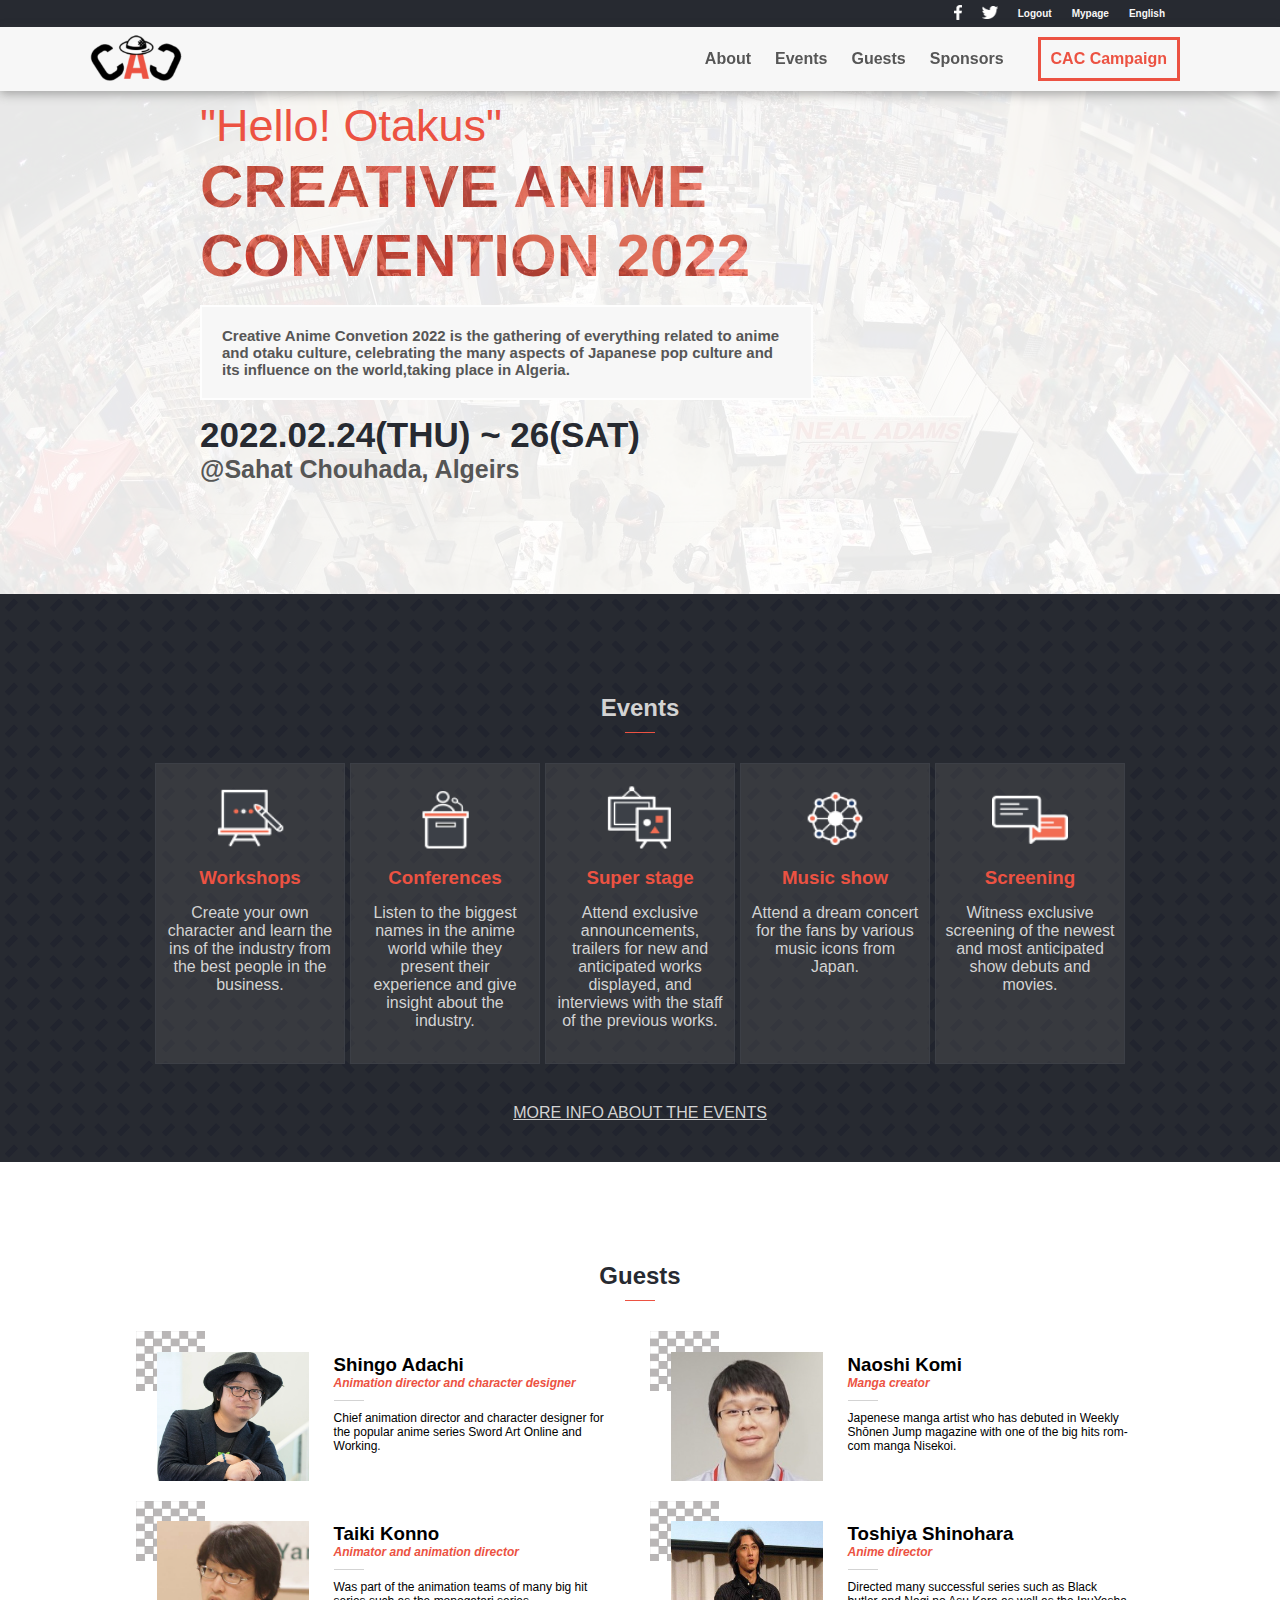
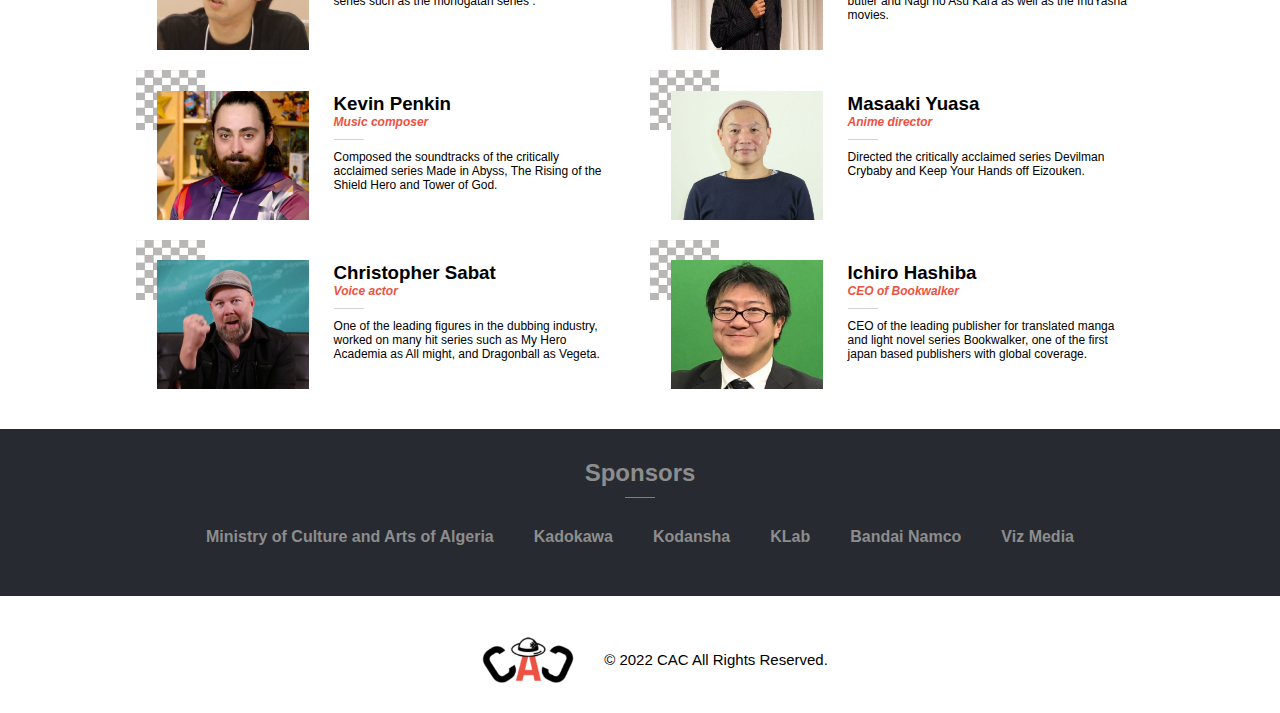
<file: index.html>
<!DOCTYPE html>
<html lang="en">
<head>
    <meta charset="UTF-8">
    <title>Anime convention</title>
    <meta name="viewport" content="width=device-width, initial-scale=1.0" />
    <meta property="og:image" content="https://github.com/mirouhml/anime-convention-project/raw/main/src/screenshot.png">
    <link rel="stylesheet" href="stylesheets/style.css">
    <link rel="shortcut icon" href="favicon.ico">
    <link href="//fonts.cdnfonts.com/css/cocogoose" rel="stylesheet">
    <link href="//fonts.cdnfonts.com/css/lato" rel="stylesheet">
</head>
<body class="app-wrap">
    <header>
        <nav class="above-header">
            <a>
                <img src="src/facebook.png" alt="Facebook icon">
            </a>
            <a>
                <img src="src/twitter.png" alt="Twitter icon">
            </a>
            <a>
                <h4>Logout</h4>
            </a>
            <a>
                <h4>Mypage</h4>
            </a>
            <a>
                <h4>English</h4>
            </a>  
        </nav>
        <nav class="header-tab">
            <a href="index.html" class="logo">
                <img src="src/logo.png" alt="Website logo">
            </a>
            <div class="menu-button" >
                <a id="onclick-open">
                    <img src="src/menu-icon.svg" alt="Menu icon"/>
                </a>
            </div>
            <ul class="desktop-menu">
                <li>
                    <a href="about.html">
                        <h4>
                            About
                        </h4>
                    </a>
                </li>
                <li>
                    <a href="#events-id">
                        <h4>
                            Events
                        </h4>
                    </a>
                </li>
                <li>
                    <a href="#guests-id">
                        <h4>
                            Guests
                        </h4>
                    </a>
                </li>
                <li>
                    <a href="#sponsors-id">
                        <h4>
                            Sponsors
                        </h4>
                    </a>
                </li>
                <li>
                    <a>
                        <h4 class="menu-last-item">
                            CAC Campaign
                        </h4>
                    </a>
                </li>
            </ul>
            <ul class="mobile-menu">
                <li>
                    <a id="onclick-close">
                        <img id="close-button" src="src/close-icon.png" alt="Close button">
                    </a>
                </li>
                <li>
                    <a href="about.html" id="onclick-about">
                        <h4>
                            About
                        </h4>
                    </a>
                    <hr>
                </li>
                <li>
                    <a href="#events-id" id="onclick-events">
                        <h4>
                            Events
                        </h4>
                    </a>
                    <hr>
                </li>
                <li>
                    <a href="#guests-id" id="onclick-guests">
                        <h4>
                            Guests
                        </h4>
                    </a>
                    <hr>
                </li>
                <li>
                    <a href="#sponsors-id" id="onclick-sponsors">
                        <h4 class="menu-last-item">
                            Sponsors
                        </h4>
                    </a>
                    <hr>
                </li>  
                <li>
                    <a id="onclick-compaign">
                        <h4>
                            CAC Campaign
                        </h4>
                    </a>
                    <hr>
                </li>
            </ul>
        </nav>
    </header>
    <section class="header-section" id="header-id">
        <div class="header">
            <h2 id="hello">"Hello! Otakus"</h2>
            <h1>CREATIVE ANIME CONVENTION 2022</h1>
            <p>Creative Anime Convetion 2022 is the gathering of everything related to anime and otaku culture, celebrating the many aspects of Japanese pop culture and its influence on the world,taking place in Algeria.</p>
            <h2 id="date">2022.02.24(THU) ~ 26(SAT)</h2>
            <h2 id="location">@Sahat Chouhada, Algeirs</h2>
        </div>
    </section>
    <section class="events" id="events-id">
        <h2>Events</h2>
        <hr>
        <ul>
            <li>
                <img src="src/workshop.png" alt="Workshop icon">
                <h3>Workshops</h3>
                <p>Create your own character and learn the ins of the industry from the best people in the business.</p>
            </li>
            <li>
                <img src="src/lecture.png" alt="Conferences icon">
                <h3>Conferences</h3>
                <p>Listen to the biggest names in the anime world while they present their experience and give insight about the industry.</p>
            </li>
            <li>
                <img src="src/stage.png" alt="Super stage icon">
                <h3>Super stage</h3>
                <p>Attend exclusive announcements, trailers for new and anticipated works displayed, and interviews with the staff of the previous works.</p>
            </li>
            <li>
                <img src="src/ignite.png" alt="Music show icon">
                <h3>Music show</h3>
                <p>Attend a dream concert for the fans by various music icons from Japan.</p>
            </li>
            <li>
                <img src="src/forum.png" alt="Screening icon">
                <h3>Screening</h3>
                <p>Witness exclusive screening of the newest and most anticipated show debuts and movies.</p>
            </li>
        </ul>
        <button type="button">Join CAC 2022</button>
        <a href="">More info about the events</a>
    </section>
    <section class="guests" id="guests-id">
        <h2>Guests</h2>
        <hr>
        <ul id="guest-container"></ul>
        <button type="button" id="more-button">
            MORE
            <img src="src/down-arrow.png" alt="Arrow">
        </button>
    </section>
    <section class="sponsors" id="sponsors-id">
        <h2>Sponsors</h2>
        <hr>
        <ul>
            <li>Ministry of Culture and Arts of Algeria</li>
            <li>Kadokawa</li>
            <li>Kodansha</li>
            <li>KLab</li>
            <li>Bandai Namco</li>
            <li>Viz Media</li>
        </ul>
    </section>
    <footer class="copyright">
        <img src="src/logo.png" alt="Website logo">
        <p>© 2022 CAC All Rights Reserved.</p>
    </footer>
    <script src="scripts/script.js"></script>
</body>
</html>
</file>
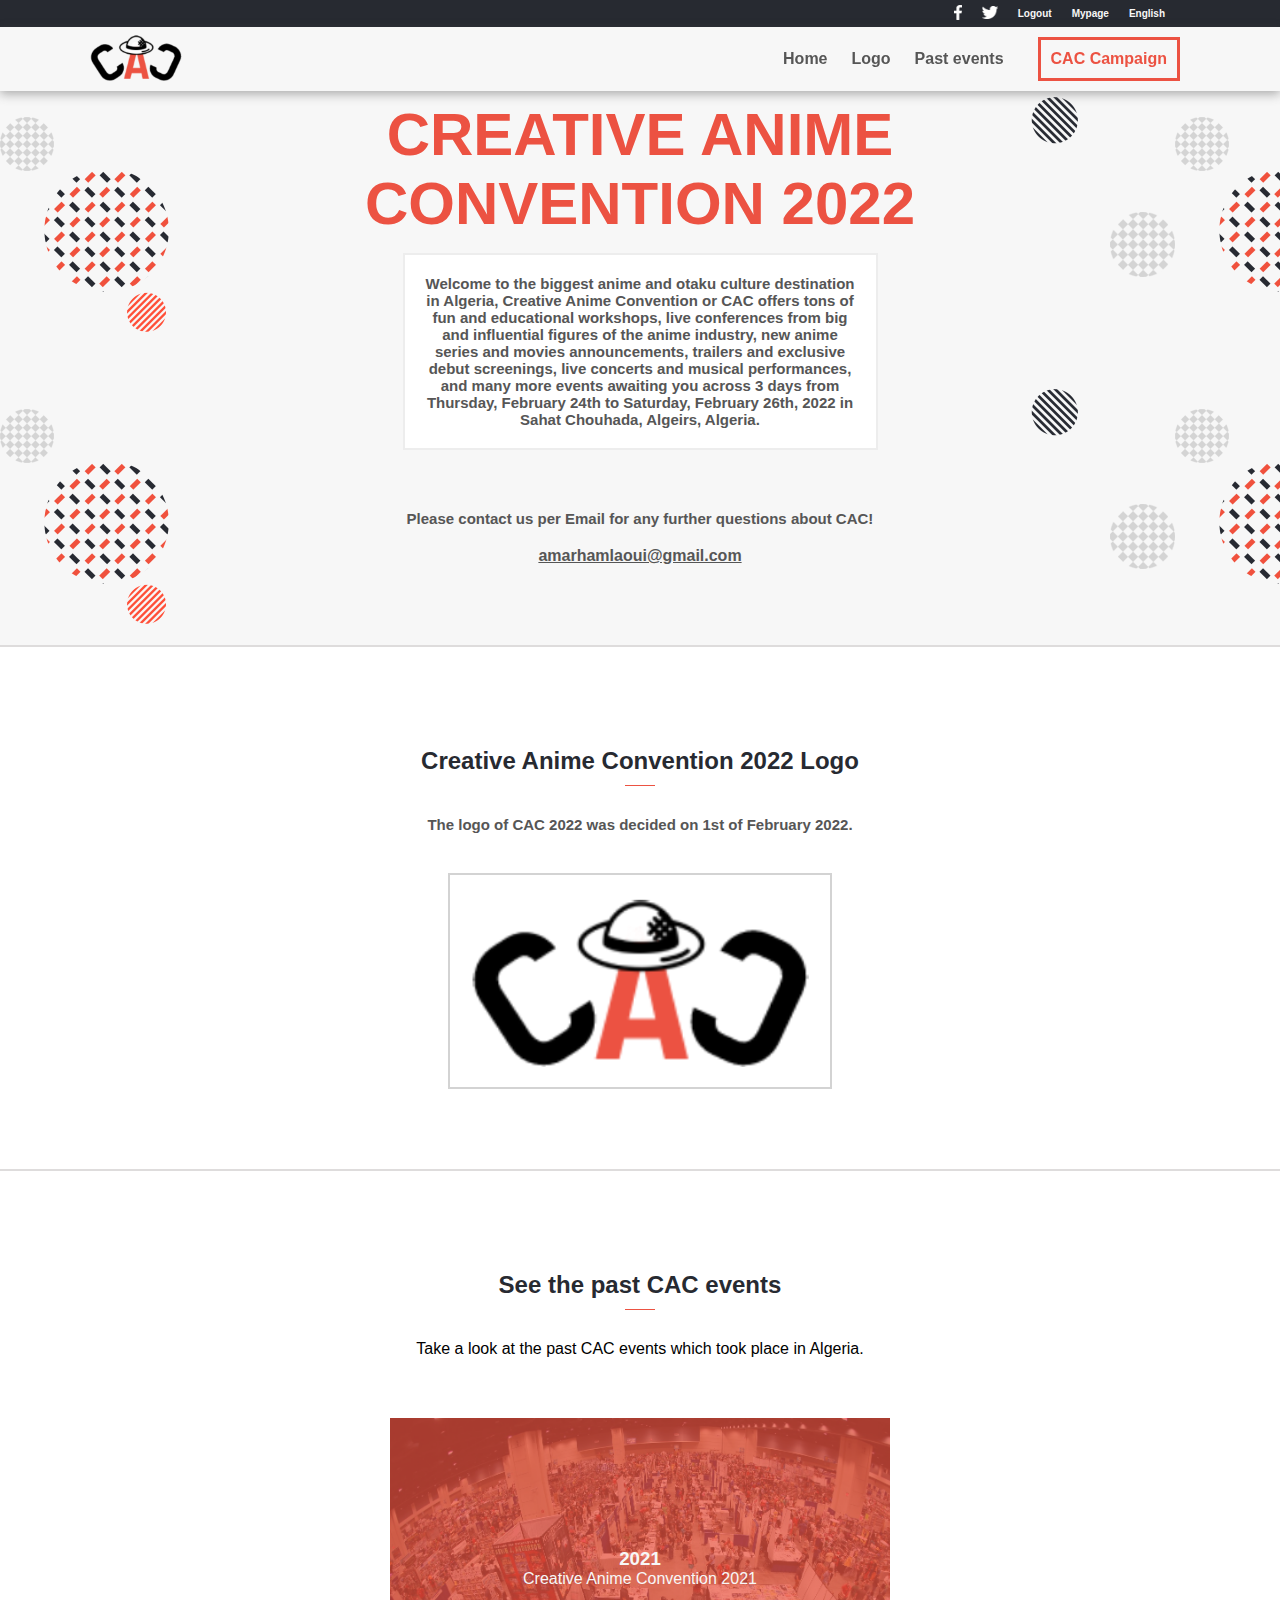
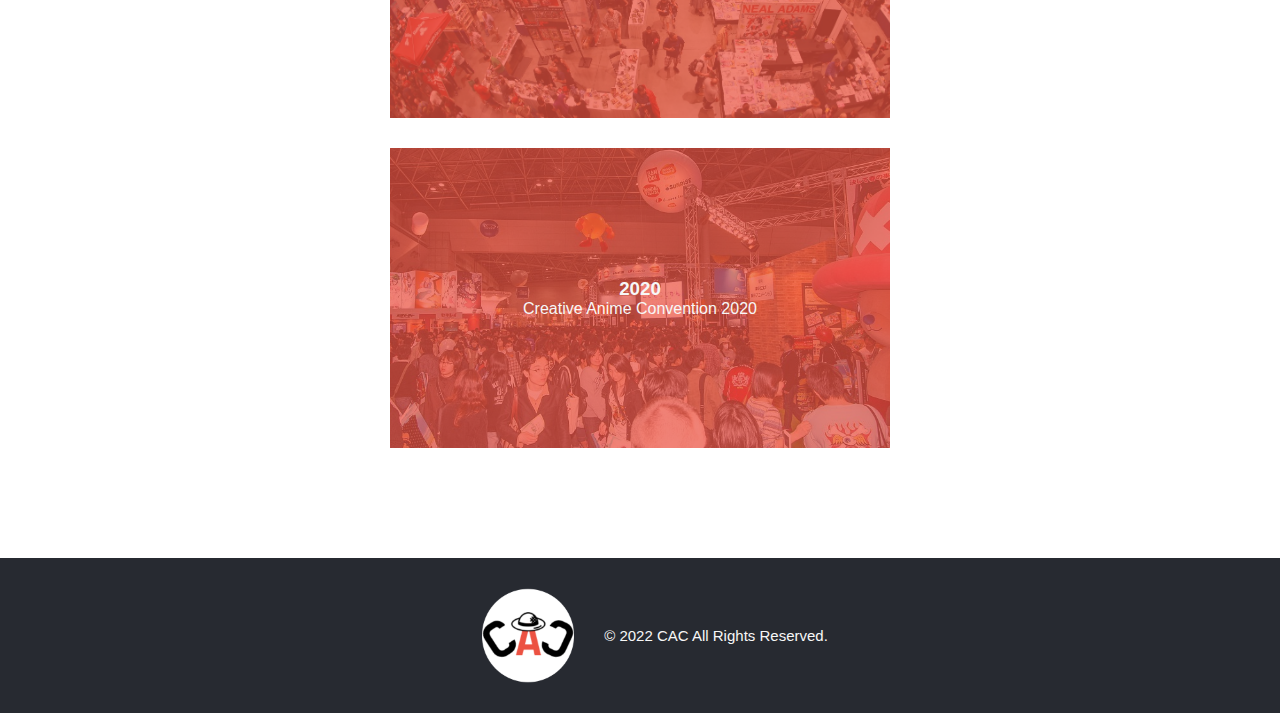
<file: about.html>
<!DOCTYPE html>
<html lang="en">
<head>
    <meta charset="UTF-8">
    <title>Creative Anime Convention</title>
    <meta name="viewport" content="width=device-width, initial-scale=1.0" />
    <link rel="stylesheet" href="stylesheets/about.css">
    <link rel="shortcut icon" href="favicon.ico">
    <link href="//fonts.cdnfonts.com/css/cocogoose" rel="stylesheet">
    <link href="//fonts.cdnfonts.com/css/lato" rel="stylesheet">
</head>
<body>
    <header>
        <nav class="above-header">
            <a>
                <img src="src/facebook.png" alt="Facebook icon">
            </a>
            <a>
                <img src="src/twitter.png" alt="Twitter icon">
            </a>
            <a>
                <h4>Logout</h4>
            </a>
            <a>
                <h4>Mypage</h4>
            </a>
            <a>
                <h4>English</h4>
            </a>  
        </nav>
        <nav class="header-tab">
            <a href="index.html" class="logo">
                <img src="src/logo.png" alt="Website logo">
            </a>
            <div class="menu-button" >
                <a id="onclick-open">
                    <img src="src/menu-icon.svg" alt="Menu icon"/>
                </a>
            </div>
            <ul class="desktop-menu">
                <li>
                    <a href="index.html">
                        <h4>
                            Home
                        </h4>
                    </a>
                </li>
                <li>
                    <a href="#logo-id">
                        <h4>
                            Logo
                        </h4>
                    </a>
                </li>
                <li>
                    <a href="#past-events-id">
                        <h4>
                            Past events
                        </h4>
                    </a>
                </li>
                <li>
                    <a>
                        <h4 class="menu-last-item">
                            CAC Campaign
                        </h4>
                    </a>
                </li>
            </ul>
            <ul class="mobile-menu">
                <li>
                    <a id="onclick-close">
                        <img id="close-button" src="src/close-icon.png" alt="Close button">
                    </a>
                </li>
                <li>
                    <a href="index.html">
                        <h4>
                            Home
                        </h4>
                    </a>
                    <hr>
                </li>
                <li>
                    <a href="#logo-id" id="onclick-logo">
                        <h4>
                            Logo
                        </h4>
                    </a>
                    <hr>
                </li>
                <li>
                    <a href="#past-events-id" id="onclick-past-events">
                        <h4>
                            Past events
                        </h4>
                    </a>
                    <hr>
                </li>
                <li>
                    <a href="#sponsors-id" id="onclick-sponsors">
                        <h4>
                            Sponsors
                        </h4>
                    </a>
                    <hr>
                </li>  
                <li>
                    <a id="onclick-compaign">
                        <h4>
                            CAC Campaign
                        </h4>
                    </a>
                    <hr>
                </li>
            </ul>
        </nav>
    </header>
    <section class="header" id="header-id">
        <h2 id="hello">"Hello! Otakus"</h2>
        <h1>CREATIVE ANIME CONVENTION 2022</h1>
        <p>Welcome to the biggest anime and otaku culture destination in Algeria, Creative Anime Convention or CAC offers tons of fun and educational workshops, live conferences from big and influential figures of the anime industry, new anime series and movies announcements, trailers and exclusive debut screenings, live concerts and musical performances, and many more events awaiting you across 3 days from Thursday, February 24th to Saturday, February 26th, 2022 in Sahat Chouhada, Algeirs, Algeria.</p>
        <p>Please contact us per Email for any further questions about CAC!</p>
        <a href="mailto:amarhamlaoui@gmail.com">amarhamlaoui@gmail.com</a>
    </section>
    <hr class="section-hr">
    <section class="website-logo" id="logo-id">
        <h2>Creative Anime Convention 2022 Logo</h2>
        <hr>
        <p>The logo of CAC 2022 was decided on 1st of February 2022.</p>
        <img src="src/logo.png" alt="Website logo">
    </section>
    <hr class="section-hr">
    <section class="past-events" id="past-events-id">
        <h2>See the past CAC events</h2>
        <hr>
        <p>Take a look at the past CAC events which took place in Algeria.</p>
        <div>
            <a> 
                <h3>2021</h3>
                <p>Creative Anime Convention 2021</p>
            </a>
            <a> 
                <h3>2020</h3>
                <p>Creative Anime Convention 2020</p>
            </a>
        </div>
    </section>
    <section class="sponsors" id="sponsors-id">
        <h2>Sponsors</h2>
        <hr>
        <ul>
            <li>Ministry of Culture and Arts of Algeria</li>
            <li>Kadokawa</li>
            <li>Kodansha</li>
            <li>KLab</li>
            <li>Bandai Namco</li>
            <li>Viz Media</li>
        </ul>
    </section>
    <footer class="copyright">
        <img src="src/icon.png" alt="Website logo">
        <p>© 2022 CAC All Rights Reserved.</p>
    </footer>
    <script src="scripts/script-about.js"></script>
</body>
</html>
</file>
<file: stylesheets/style.css>
/* stylelint-disable no-descending-specificity */
* {
  margin: 0;
  padding: 0;
}

*,
*::before,
*::after {
  box-sizing: border-box;
}

html {
  width: fit-content;
}

body {
  width: fit-content;
  -webkit-user-select: none;
  -webkit-touch-callout: none;
  -moz-user-select: none;
  -ms-user-select: none;
  user-select: none;
}

button {
  cursor: pointer;
}

a {
  cursor: pointer;
}

/* Mobile version of the header. */
.above-header {
  display: none;
}

.header-tab {
  display: flex;
  justify-content: start;
  box-shadow: 0 3px 10px 0 #4b4b4b73;
  position: fixed;
  background-color: #f7f7f7;
  width: 100%;
}

.mobile-menu {
  display: none;
  flex-direction: column;
  position: fixed;
  background-image: url("../src/mobile-bg.png");
  list-style-type: none;
  width: 100%;
  height: 100%;
  z-index: 1;
}

.mobile-menu a {
  color: #272a31;
  font-size: 32px;
  font-family: "inter", sans-serif;
  font-style: normal;
  font-weight: 700;
  text-decoration: none;
}

.mobile-menu h4 {
  margin: 0 108px 15px 40px;
}

.mobile-menu hr {
  margin: 0 24px 24px 24px;
  border: none;
  border-top: 2px solid #ec5242;
}

#close-button {
  width: 10%;
  margin: 18px 38px 34px auto;
  float: right;
}

.logo,
.desktop-menu {
  display: none;
}

.menu-button img {
  width: 40px;
  margin: 15px 0 10px 25px;
}

.header {
  display: flex;
  flex-direction: column;
  padding: 100px 15px 80px 15px;
}

.header #hello {
  font-family: "Lato", sans-serif;
  color: #ec5242;
  font-weight: 400;
  font-size: 25px;
  margin: 0;
}

.header h1 {
  background-image: url("../src/background.png");
  font-family: "COCOGOOSE", sans-serif;
  font-size: 30px;
  margin: 0 0 15px 0;
  background-size: cover;
  background-position: center;
  -webkit-text-fill-color: transparent;
  background-clip: inherit;
  -webkit-background-clip: text;
}

.header p {
  font-family: "Lato", sans-serif;
  color: #565656;
  font-size: 15px;
  border: 2px solid #fefefe;
  background-color: #f7f7f7;
  padding: 20px;
  font-weight: 600;
}

.header #date {
  font-family: "COCOGOOSE", sans-serif;
  color: #272a31;
  font-size: 25px;
  margin: 15px 0 0 0;
}

.header #location {
  font-family: "Lato", sans-serif;
  color: #565656;
  font-size: 15px;
  margin: 0 0 30px 0;
}

/* Desktop version of the header. */
@media only screen and (min-width: 768px) {
  .menu-button {
    display: none;
  }

  .above-header {
    display: flex;
    justify-content: end;
    align-items: center;
    gap: 20px;
    background-color: #272a31;
    color: #f7f7f7;
    font-family: "Lato", sans-serif;
    padding: 5px 115px 5px 0;
    font-size: 10px;
    font-weight: 400;
  }

  .above-header a:first-of-type > img {
    max-width: 8px;
  }

  .above-header a > img {
    max-width: 16px;
  }

  header {
    position: fixed;
    width: 100%;
  }

  .header-tab {
    display: flex;
    padding: 0 90px 0 90px;
    box-shadow: 0 3px 10px 0 #4b4b4b73;
    background-color: #f7f7f7;
    width: 100%;
  }

  .header-tab a {
    text-decoration: none;
    color: #565656;
    font-family: "Lato", sans-serif;
  }

  .logo {
    display: block;
    flex-grow: 1;
    align-self: center;
  }

  .logo img {
    max-width: 92px;
  }

  .desktop-menu {
    display: flex;
    list-style-type: none;
    align-items: center;
    gap: 24px;
  }

  .menu-last-item {
    border: 3px solid #ec5242;
    padding: 10px;
    margin: 10px;
    color: #ec5242;
  }

  .desktop-menu h4:hover {
    color: #ec5242;
  }

  .header-section {
    width: 100%;
    background-image: url("../src/background2.png");
    background-size: cover;
  }

  .header {
    padding: 100px 0 80px 200px;
    width: 84%;
  }

  .header #hello {
    font-size: 45px;
    margin: 0;
  }

  .header h1 {
    font-size: 60px;
    margin: 0 0 15px 0;
  }

  .header p {
    font-size: 15px;
    padding: 20px;
    width: 70%;
  }

  .header #date {
    font-size: 35px;
    margin: 15px 0 0 0;
  }

  .header #location {
    font-size: 25px;
    margin: 0 0 30px 0;
  }
}

/* Mobile version of the events section */
.events {
  display: flex;
  flex-direction: column;
  background-color: #272a31;
  font-family: "Lato", sans-serif;
  align-items: center;
  background-image: url("../src/main-bg.png");
  background-repeat: repeat;
  padding-top: 70px;
}

.events h2 {
  margin: 30px 0 0 0;
  color: #d3d3d3;
}

.events hr {
  border: none;
  border-top: 1px solid #ec5242;
  width: 30px;
  margin: 10px 0 30px 0;
}

.events h3 {
  color: #ec5242;
  word-break: break-word;
}

.events p {
  color: #d3d3d3;
  word-break: break-word;
}

.events ul {
  list-style-type: none;
  width: 100%;
  display: flex;
  flex-direction: column;
  align-items: center;
  gap: 20px;
}

.events li {
  background-color: #5f5f5f50;
  width: 94%;
  display: grid;
  grid-template-columns: 10% 30% 50%;
  gap: 15px;
  padding: 20px 10px 20px 10px;
  border: 1px solid #3c3f46;
  align-items: center;
}

.events li:hover {
  border-color: #d3d3d3;
}

.events img {
  width: 120%;
}

.events button {
  padding: 20px;
  margin: 30px 0 30px 0;
  background-color: #ec5242;
  color: #f7f7f7;
  border: 2px solid #ec5242;
  transition: 300ms ease-in-out;
}

.events button:active {
  background-color: #cc3b2b;
  color: #f7f7f7;
  border-color: #cc3b2b;
}

.events a {
  display: none;
}

/* Desktop version of the events section */
@media only screen and (min-width: 768px) {
  .events {
    width: fit-content;
  }

  .events h3 {
    text-align: center;
  }

  .events p {
    text-align: center;
    width: 90%;
  }

  .events ul {
    flex-direction: row;
    justify-content: center;
    padding: 0 10px 0 10px;
    gap: 5px;
    flex-wrap: wrap;
  }

  .events li {
    width: 13%;
    display: flex;
    flex-direction: column;
    padding: 20px 0 20px 0;
    min-width: 190px;
    min-height: 301px;
  }

  .events img {
    width: 40%;
  }

  .events button {
    display: none;
  }

  .events a {
    display: block;
    color: #d3d3d3;
    font-family: "Lato", sans-serif;
    margin: 40px 0 40px 0;
    text-transform: uppercase;
  }
}

/* Mobile version of the guests section */
.guests {
  display: flex;
  flex-direction: column;
  align-items: center;
  font-family: "Lato", sans-serif;
  padding: 0 10px 40px 10px;
  padding-top: 70px;
  width: 100%;
}

.guests h2 {
  margin: 30px 0 0 0;
  color: #272a31;
}

.guests hr {
  border: none;
  border-top: 1px solid #ec5242;
  width: 30px;
  margin: 10px 0 30px 0;
}

.guests ul {
  list-style-type: none;
  width: 100%;
  display: flex;
  flex-direction: column;
  align-items: center;
  gap: 20px;
}

.guests li {
  display: grid;
  grid-template-columns: 35% 57%;
  gap: 5%;
}

.guests button {
  padding: 20px;
  margin: 30px 0 30px 0;
  width: 100%;
  background-color: #fafafa;
  color: #272a31;
  border: 1px solid #d3d3d3;
  border-radius: 4px;
}

.guests button > img {
  width: 10px;
}

.guest-image {
  background-image: url(../src/chess.jpg);
  background-size: 40% 40%;
  background-repeat: no-repeat;
  background-position-x: 0;
  background-position-y: 0;
}

.guest-image img {
  width: 100%;
  height: 100%;
  object-position: bottom;
  object-fit: cover;
  padding-left: 12%;
  padding-top: 12%;
}

.guest-info {
  padding-top: 8%;
}

.guest-info hr {
  border: none;
  border-top: 1px solid #d3d3d3;
  width: 30px;
  margin: 10px 0 10px 0;
}

.guest-info h3 {
  font-weight: 900;
}

.guest-info h4 {
  font-style: italic;
  color: #ec5242;
  font-size: 12px;
}

.guest-info p {
  font-size: 12px;
}

/* Desktop version of the guests section */
@media only screen and (min-width: 768px) {
  .guests ul {
    display: grid;
    width: 80%;
    grid-template-columns: 1fr 1fr;
    justify-content: space-evenly;
  }

  .guests li {
    min-width: 352px;
  }

  .guests button {
    width: 30%;
  }

  .guest-image {
    background-image: url(../src/chess.png);
    min-width: 132px;
    min-height: 132.61px;
  }
}

/* Sponsors section */
.sponsors {
  display: flex;
  flex-direction: column;
  align-items: center;
  font-family: "Lato", sans-serif;
  margin: 0 0 40px 0;
  padding: 30px 10px 50px 10px;
  background-color: #272a31;
  width: 100%;
  color: #8d8d8d;
}

.sponsors hr {
  border: none;
  border-top: 1px solid #ec5242;
  width: 30px;
  margin: 10px 0 30px 0;
}

.sponsors ul {
  display: flex;
  list-style-type: none;
  flex-wrap: wrap;
  align-items: center;
  justify-content: center;
  gap: 40px;
  font-weight: 900;
}

/* Copyright section */
.copyright {
  display: flex;
  align-items: center;
  justify-content: center;
  margin: 30px 0 30px 30px;
  font-family: "Lato", sans-serif;
  font-size: 15px;
  gap: 30px;
}

.copyright img {
  max-width: 92px;
}
</file>
<file: stylesheets/about.css>
/* stylelint-disable no-descending-specificity */
* {
  margin: 0;
  padding: 0;
}

*,
*::before,
*::after {
  box-sizing: border-box;
}

body {
  width: fit-content;
  -webkit-user-select: none;
  -webkit-touch-callout: none;
  -moz-user-select: none;
  -ms-user-select: none;
  user-select: none;
}

button {
  cursor: pointer;
}

a {
  cursor: pointer;
}

.section-hr {
  border: 2px solid #dedcdc;
  border-top: 0;
}

/* Mobile version of the header. */
.above-header {
  display: none;
}

.header-tab {
  display: flex;
  justify-content: start;
  box-shadow: 0 3px 10px 0 #4b4b4b73;
  position: fixed;
  background-color: #f7f7f7;
  width: 100%;
}

.mobile-menu {
  display: none;
  flex-direction: column;
  position: fixed;
  background-image: url("../src/mobile-bg.png");
  list-style-type: none;
  width: 100%;
  height: 100%;
  z-index: 1;
}

.mobile-menu a {
  color: #272a31;
  font-size: 32px;
  font-family: "inter", sans-serif;
  font-style: normal;
  font-weight: 700;
  text-decoration: none;
}

.mobile-menu h4 {
  margin: 0 108px 15px 40px;
}

.mobile-menu hr {
  margin: 0 24px 24px 24px;
  border: none;
  border-top: 2px solid #ec5242;
}

#close-button {
  width: 10%;
  margin: 18px 38px 34px auto;
  float: right;
}

.logo,
.desktop-menu {
  display: none;
}

.menu-button img {
  width: 40px;
  margin: 15px 0 10px 25px;
}

.header {
  display: flex;
  flex-direction: column;
  align-items: center;
  padding: 100px 15px 80px 15px;
}

.header #hello {
  font-family: "Lato", sans-serif;
  color: #ec5242;
  font-weight: 400;
  font-size: 25px;
  margin: 0;
}

.header h1 {
  font-family: "COCOGOOSE", sans-serif;
  font-size: 30px;
  text-align: center;
  color: #ec5242;
  margin: 0 0 15px 0;
}

.header p:first-of-type {
  font-family: "Lato", sans-serif;
  color: #565656;
  font-size: 15px;
  border: 2px solid #ededed;
  background-color: #fff;
  padding: 20px;
  font-weight: 600;
  text-align: center;
  margin-bottom: 40px;
  width: 100%;
}

.header p {
  font-family: "Lato", sans-serif;
  color: #565656;
  font-size: 15px;
  text-align: center;
  font-weight: 600;
  width: 70%;
}

.header a {
  text-align: center;
  font-family: "Lato", sans-serif;
  color: #565656;
  font-weight: 800;
}

/* Desktop version of the header. */
@media only screen and (min-width: 768px) {
  .menu-button {
    display: none;
  }

  .above-header {
    display: flex;
    justify-content: end;
    align-items: center;
    gap: 20px;
    background-color: #272a31;
    color: #f7f7f7;
    font-family: "Lato", sans-serif;
    padding: 5px 115px 5px 0;
    font-size: 10px;
    font-weight: 400;
  }

  .above-header a:first-of-type > img {
    max-width: 8px;
  }

  .above-header a > img {
    max-width: 16px;
  }

  header {
    position: fixed;
    width: 100%;
  }

  .header-tab {
    display: flex;
    padding: 0 90px 0 90px;
    box-shadow: 0 3px 10px 0 #4b4b4b73;
    background-color: #f7f7f7;
    width: 100%;
  }

  .header-tab a {
    text-decoration: none;
    color: #565656;
    font-family: "Lato", sans-serif;
  }

  .logo {
    display: block;
    flex-grow: 1;
    align-self: center;
  }

  .logo img {
    max-width: 92px;
  }

  .desktop-menu {
    display: flex;
    list-style-type: none;
    align-items: center;
    gap: 24px;
  }

  .desktop-menu h4:hover {
    color: #ec5242;
  }

  .menu-last-item {
    border: 3px solid #ec5242;
    padding: 10px;
    margin: 10px;
    color: #ec5242;
  }

  .header {
    background-image: url(../src/about-bg.png);
    background-color: #f7f7f7;
  }

  .header #hello {
    display: none;
  }

  .header h1 {
    font-size: 60px;
    margin: 0 0 15px 0;
    width: 60%;
  }

  .header p:first-of-type {
    font-size: 15px;
    padding: 20px;
    width: 38%;
  }

  .header p {
    font-size: 15px;
    padding: 20px;
    width: 55%;
  }
}

/* Mobile version of the logo section */
.website-logo {
  display: flex;
  flex-direction: column;
  background-color: #fff;
  font-family: "Lato", sans-serif;
  align-items: center;
  padding-top: 70px;
}

.website-logo h2 {
  margin: 30px 0 0 0;
  color: #272a31;
  text-align: center;
  width: 70%;
}

.website-logo hr {
  border: none;
  border-top: 1px solid #ec5242;
  width: 30px;
  margin: 10px 0 30px 0;
}

.website-logo p {
  font-family: "Lato", sans-serif;
  color: #565656;
  font-size: 15px;
  text-align: center;
  font-weight: 600;
  margin-bottom: 40px;
  width: 70%;
}

.website-logo img {
  border: 2px solid #d3d3d3;
  padding: 20px;
  margin-bottom: 80px;
  width: 90%;
}

/* Desktop version of the logo section */
@media only screen and (min-width: 768px) {
  .website-logo img {
    width: 30%;
  }
}

/* Mobile version of the past events section */
.past-events {
  display: flex;
  flex-direction: column;
  background-color: #fff;
  font-family: "Lato", sans-serif;
  align-items: center;
  padding-top: 70px;
}

.past-events h2 {
  margin: 30px 0 0 0;
  color: #272a31;
  text-align: center;
  width: 70%;
}

.past-events hr {
  border: none;
  border-top: 1px solid #ec5242;
  width: 30px;
  margin: 10px 0 30px 0;
}

.past-events p {
  margin: 0 40px 0 40px;
  text-align: center;
  width: 70%;
}

.past-events div {
  display: flex;
  flex-direction: column;
  align-items: center;
  gap: 20px;
  width: 80%;
  margin: 20px 0 60px 0;
}

.past-events div > a:first-of-type {
  background-image: url("../src/background.png");
  background-size: cover;
  background-repeat: no-repeat;
  min-height: 170px;
  min-width: 260px;
  color: #f7f7f7;
  text-align: center;
  display: flex;
  flex-direction: column;
  align-items: center;
  justify-content: center;
  flex-wrap: wrap;
  text-decoration: none;
}

.past-events div > a {
  background-image: url("../src/past-event-1.png");
  background-size: cover;
  background-repeat: no-repeat;
  min-height: 170px;
  min-width: 260px;
  color: #f7f7f7;
  text-align: center;
  display: flex;
  flex-direction: column;
  align-items: center;
  justify-content: center;
  flex-wrap: wrap;
  text-decoration: none;
}

/* Desktop version of the past events section */
@media only screen and (min-width: 768px) {
  .past-events div {
    display: flex;
    flex-direction: row;
    justify-content: center;
    flex-wrap: wrap;
    margin: 60px 0 110px 0;
    gap: 30px;
  }

  .past-events div > a:first-of-type {
    min-height: 300px;
    min-width: 500px;
  }

  .past-events div > a {
    min-height: 300px;
    min-width: 500px;
  }
}

/* Sponsors section */
.sponsors {
  display: flex;
  flex-direction: column;
  align-items: center;
  font-family: "Lato", sans-serif;
  margin: 0 0 40px 0;
  padding: 30px 10px 50px 10px;
  background-color: #272a31;
  width: 100%;
  color: #8d8d8d;
}

.sponsors hr {
  border: none;
  border-top: 1px solid #ec5242;
  width: 30px;
  margin: 10px 0 30px 0;
}

.sponsors ul {
  display: flex;
  list-style-type: none;
  flex-wrap: wrap;
  align-items: center;
  justify-content: center;
  gap: 40px;
  font-weight: 900;
}

@media only screen and (min-width: 768px) {
  .sponsors {
    display: none;
  }
}

/* Copyright footer */
.copyright {
  display: flex;
  align-items: center;
  justify-content: center;
  justify-items: center;
  font-family: "Lato", sans-serif;
  font-size: 15px;
  padding: 0 0 30px 30px;
  gap: 30px;
}

.copyright img {
  max-width: 92px;
}

/* Desktop version of the copyright footer */
@media only screen and (min-width: 768px) {
  .copyright {
    background-color: #272a31;
    color: #f7f7f7;
    padding-top: 30px;
  }
}
</file>
